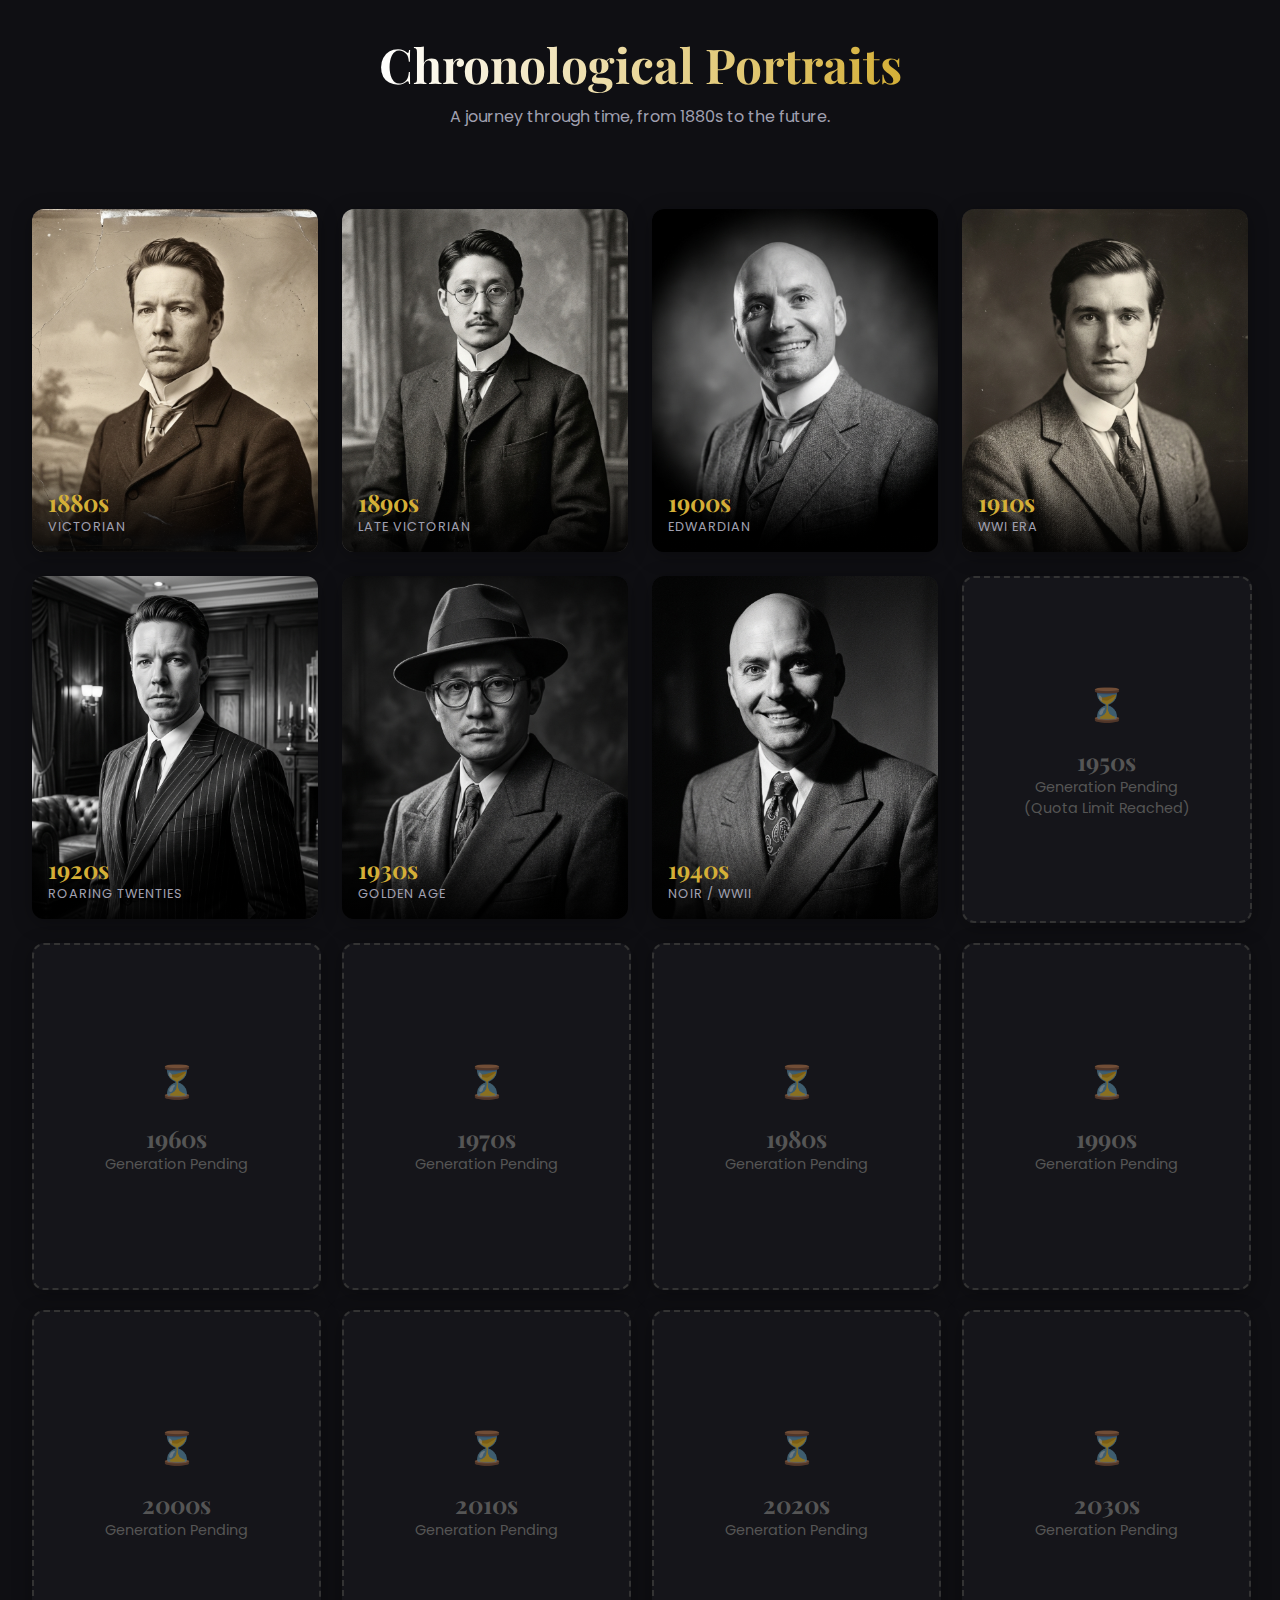
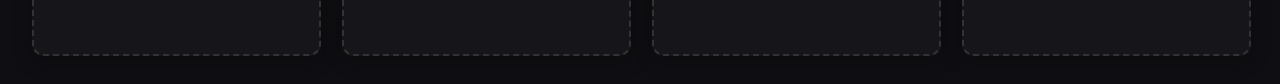
<file: time_travel_grid.html>
<!DOCTYPE html>
<html lang="en">

<head>
    <meta charset="UTF-8">
    <meta name="viewport" content="width=device-width, initial-scale=1.0">
    <title>Time Travel Portraits</title>
    <link rel="preconnect" href="https://fonts.googleapis.com">
    <link rel="preconnect" href="https://fonts.gstatic.com" crossorigin>
    <link
        href="https://fonts.googleapis.com/css2?family=Playfair+Display:wght@400;700&family=Poppins:wght@300;400;500&display=swap"
        rel="stylesheet">
    <style>
        :root {
            --bg-color: #0f0f13;
            --card-bg: #1a1a20;
            --text-primary: #ffffff;
            --text-secondary: #a0a0b0;
            --accent: #d4af37;
            /* Gold accent */
        }

        body {
            margin: 0;
            padding: 0;
            background-color: var(--bg-color);
            color: var(--text-primary);
            font-family: 'Poppins', sans-serif;
            min-height: 100vh;
            display: flex;
            flex-direction: column;
            align-items: center;
        }

        header {
            padding: 2rem;
            text-align: center;
        }

        h1 {
            font-family: 'Playfair Display', serif;
            font-size: 3rem;
            margin: 0;
            background: linear-gradient(to right, #fff, #d4af37);
            -webkit-background-clip: text;
            -webkit-text-fill-color: transparent;
        }

        p.subtitle {
            color: var(--text-secondary);
            margin-top: 0.5rem;
        }

        .grid-container {
            display: grid;
            grid-template-columns: repeat(4, 1fr);
            gap: 1.5rem;
            padding: 2rem;
            max-width: 1400px;
            width: 100%;
            box-sizing: border-box;
        }

        .card {
            background-color: var(--card-bg);
            border-radius: 12px;
            overflow: hidden;
            position: relative;
            aspect-ratio: 1 / 1.2;
            /* Portrait aspect ratio */
            transition: transform 0.3s ease, box-shadow 0.3s ease;
            box-shadow: 0 4px 20px rgba(0, 0, 0, 0.3);
            display: flex;
            flex-direction: column;
        }

        .card:hover {
            transform: translateY(-5px);
            box-shadow: 0 10px 30px rgba(212, 175, 55, 0.2);
        }

        .card-image {
            width: 100%;
            height: 100%;
            object-fit: cover;
            transition: transform 0.5s ease;
        }

        .card:hover .card-image {
            transform: scale(1.05);
        }

        .card-overlay {
            position: absolute;
            bottom: 0;
            left: 0;
            right: 0;
            background: linear-gradient(to top, rgba(0, 0, 0, 0.9), transparent);
            padding: 1.5rem 1rem 1rem;
            display: flex;
            justify-content: space-between;
            align-items: flex-end;
        }

        .decade-label {
            font-family: 'Playfair Display', serif;
            font-size: 1.5rem;
            color: var(--accent);
            font-weight: 700;
        }

        .style-label {
            font-size: 0.8rem;
            color: var(--text-secondary);
            text-transform: uppercase;
            letter-spacing: 1px;
        }

        .placeholder {
            display: flex;
            flex-direction: column;
            justify-content: center;
            align-items: center;
            height: 100%;
            background-color: #15151a;
            border: 2px dashed #333;
            color: #555;
        }

        .placeholder-icon {
            font-size: 2rem;
            margin-bottom: 1rem;
            opacity: 0.5;
        }

        .placeholder-text {
            font-size: 0.9rem;
            text-align: center;
            padding: 0 1rem;
        }

        @media (max-width: 1024px) {
            .grid-container {
                grid-template-columns: repeat(3, 1fr);
            }
        }

        @media (max-width: 768px) {
            .grid-container {
                grid-template-columns: repeat(2, 1fr);
            }
        }

        @media (max-width: 480px) {
            .grid-container {
                grid-template-columns: 1fr;
            }
        }
    </style>
</head>

<body>

    <header>
        <h1>Chronological Portraits</h1>
        <p class="subtitle">A journey through time, from 1880s to the future.</p>
    </header>

    <div class="grid-container">
        <!-- 1880s -->
        <div class="card">
            <img src="assets/time_travel/portrait_1880s_1764183112894.png" alt="1880s Portrait" class="card-image">
            <div class="card-overlay">
                <div>
                    <div class="decade-label">1880s</div>
                    <div class="style-label">Victorian</div>
                </div>
            </div>
        </div>

        <!-- 1890s -->
        <div class="card">
            <img src="assets/time_travel/portrait_1890s_1764183128986.png" alt="1890s Portrait" class="card-image">
            <div class="card-overlay">
                <div>
                    <div class="decade-label">1890s</div>
                    <div class="style-label">Late Victorian</div>
                </div>
            </div>
        </div>

        <!-- 1900s -->
        <div class="card">
            <img src="assets/time_travel/portrait_1900s_1764183142035.png" alt="1900s Portrait" class="card-image">
            <div class="card-overlay">
                <div>
                    <div class="decade-label">1900s</div>
                    <div class="style-label">Edwardian</div>
                </div>
            </div>
        </div>

        <!-- 1910s -->
        <div class="card">
            <img src="assets/time_travel/portrait_1910s_1764183160421.png" alt="1910s Portrait" class="card-image">
            <div class="card-overlay">
                <div>
                    <div class="decade-label">1910s</div>
                    <div class="style-label">WWI Era</div>
                </div>
            </div>
        </div>

        <!-- 1920s -->
        <div class="card">
            <img src="assets/time_travel/portrait_1920s_1764183186568.png" alt="1920s Portrait" class="card-image">
            <div class="card-overlay">
                <div>
                    <div class="decade-label">1920s</div>
                    <div class="style-label">Roaring Twenties</div>
                </div>
            </div>
        </div>

        <!-- 1930s -->
        <div class="card">
            <img src="assets/time_travel/portrait_1930s_1764183200700.png" alt="1930s Portrait" class="card-image">
            <div class="card-overlay">
                <div>
                    <div class="decade-label">1930s</div>
                    <div class="style-label">Golden Age</div>
                </div>
            </div>
        </div>

        <!-- 1940s -->
        <div class="card">
            <img src="assets/time_travel/portrait_1940s_1764183215177.png" alt="1940s Portrait" class="card-image">
            <div class="card-overlay">
                <div>
                    <div class="decade-label">1940s</div>
                    <div class="style-label">Noir / WWII</div>
                </div>
            </div>
        </div>

        <!-- 1950s (Missing) -->
        <div class="card placeholder">
            <div class="placeholder-icon">⏳</div>
            <div class="decade-label" style="color: #555;">1950s</div>
            <div class="placeholder-text">Generation Pending<br>(Quota Limit Reached)</div>
        </div>

        <!-- 1960s -->
        <div class="card placeholder">
            <div class="placeholder-icon">⏳</div>
            <div class="decade-label" style="color: #555;">1960s</div>
            <div class="placeholder-text">Generation Pending</div>
        </div>

        <!-- 1970s -->
        <div class="card placeholder">
            <div class="placeholder-icon">⏳</div>
            <div class="decade-label" style="color: #555;">1970s</div>
            <div class="placeholder-text">Generation Pending</div>
        </div>

        <!-- 1980s -->
        <div class="card placeholder">
            <div class="placeholder-icon">⏳</div>
            <div class="decade-label" style="color: #555;">1980s</div>
            <div class="placeholder-text">Generation Pending</div>
        </div>

        <!-- 1990s -->
        <div class="card placeholder">
            <div class="placeholder-icon">⏳</div>
            <div class="decade-label" style="color: #555;">1990s</div>
            <div class="placeholder-text">Generation Pending</div>
        </div>

        <!-- 2000s -->
        <div class="card placeholder">
            <div class="placeholder-icon">⏳</div>
            <div class="decade-label" style="color: #555;">2000s</div>
            <div class="placeholder-text">Generation Pending</div>
        </div>

        <!-- 2010s -->
        <div class="card placeholder">
            <div class="placeholder-icon">⏳</div>
            <div class="decade-label" style="color: #555;">2010s</div>
            <div class="placeholder-text">Generation Pending</div>
        </div>

        <!-- 2020s -->
        <div class="card placeholder">
            <div class="placeholder-icon">⏳</div>
            <div class="decade-label" style="color: #555;">2020s</div>
            <div class="placeholder-text">Generation Pending</div>
        </div>

        <!-- 2030s -->
        <div class="card placeholder">
            <div class="placeholder-icon">⏳</div>
            <div class="decade-label" style="color: #555;">2030s</div>
            <div class="placeholder-text">Generation Pending</div>
        </div>

    </div>

</body>

</html>
</file>
